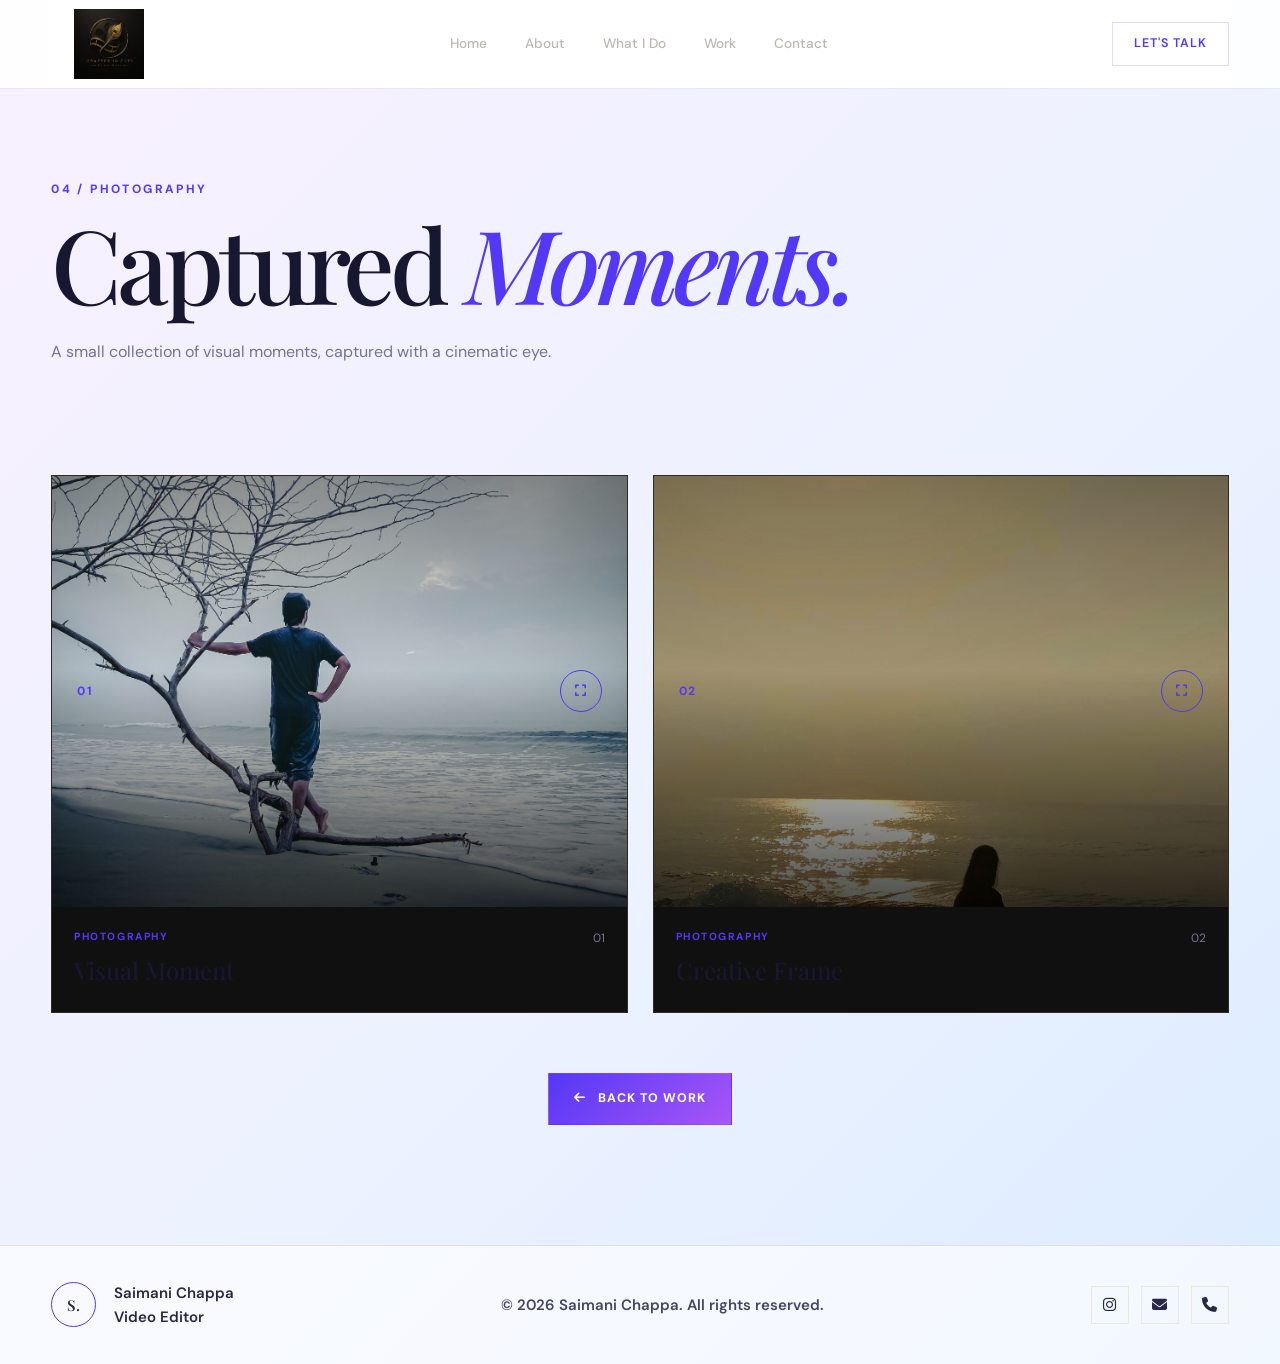
<file: photos.html>
<!DOCTYPE html>
<html lang="en">

<head>
    <meta charset="UTF-8">
    <meta name="viewport" content="width=device-width, initial-scale=1.0">

    <meta name="description" content="Saimani Chappa — Photography Portfolio">

    <title>Photography | Saimani Chappa</title>

    <!-- Google Fonts -->
    <link rel="preconnect" href="https://fonts.googleapis.com">
    <link rel="preconnect" href="https://fonts.gstatic.com" crossorigin>

    <link
        href="https://fonts.googleapis.com/css2?family=DM+Sans:wght@400;500;600;700&family=Playfair+Display:ital,wght@0,400;0,500;0,600;1,500&display=swap"
        rel="stylesheet">

    <!-- Font Awesome -->
    <link
        rel="stylesheet"
        href="https://cdnjs.cloudflare.com/ajax/libs/font-awesome/6.5.2/css/all.min.css">

    <!-- Main CSS -->
    <link rel="stylesheet" href="style.css">
</head>

<body>

    <!-- HEADER -->
    <header class="header">

        <nav class="navbar">

            <!-- LOGO -->
            <a href="index.html" class="logo">
                <img src="images/my logo.jpeg" alt="Saimani Chappa Logo">
            </a>

            <!-- NAVIGATION -->
            <div class="nav-links">

                <a href="index.html#home" class="nav-link">
                    Home
                </a>

                <a href="index.html#about" class="nav-link">
                    About
                </a>

                <a href="index.html#what-i-do" class="nav-link">
                    What I Do
                </a>

                <a href="index.html#work" class="nav-link active">
                    Work
                </a>

                <a href="index.html#contact" class="nav-link">
                    Contact
                </a>

            </div>

            <!-- HEADER BUTTON -->
            <a href="index.html#contact" class="nav-cta">
                Let's Talk
            </a>

            <!-- MOBILE MENU -->
            <button class="menu-toggle" aria-label="Open menu">
                <i class="fa-solid fa-bars"></i>
            </button>

        </nav>

    </header>


    <!-- MAIN -->
    <main>

        <!-- PHOTOGRAPHY HERO -->
        <section class="section photos-hero">

            <div class="container">

                <p class="section-number">
                    04 / PHOTOGRAPHY
                </p>

                <h1 class="page-title">
                    Captured
                    <span>Moments.</span>
                </h1>

                <p class="page-description">
                    A small collection of visual moments,
                    captured with a cinematic eye.
                </p>

            </div>

        </section>


        <!-- PHOTO GALLERY -->
        <section class="section photo-gallery">

            <div class="container">

                <div class="photos-grid">

                    <!-- PHOTO 01 -->
                    <article class="photo-card">

                        <div class="photo-image">

                            <img
                                src="./images/photo1.jpg"
                                alt="Photography project 01">

                            <div class="photo-overlay">

                                <span>01</span>

                                <i class="fa-solid fa-expand"></i>

                            </div>

                        </div>

                        <div class="photo-info">

                            <div>

                                <p>
                                    PHOTOGRAPHY
                                </p>

                                <h2>
                                    Visual Moment
                                </h2>

                            </div>

                            <span>
                                01
                            </span>

                        </div>

                    </article>


                    <!-- PHOTO 02 -->
                    <article class="photo-card">

                        <div class="photo-image">

                            <img
                                src="./images/photo2.jpg"
                                alt="Photography project 02">

                            <div class="photo-overlay">

                                <span>02</span>

                                <i class="fa-solid fa-expand"></i>

                            </div>

                        </div>

                        <div class="photo-info">

                            <div>

                                <p>
                                    PHOTOGRAPHY
                                </p>

                                <h2>
                                    Creative Frame
                                </h2>

                            </div>

                            <span>
                                02
                            </span>

                        </div>

                    </article>

                </div>


                <!-- BACK BUTTON -->
                <div class="photo-back">

                    <a href="index.html#work" class="btn btn-outline">

                        <i class="fa-solid fa-arrow-left"></i>

                        Back to Work

                    </a>

                </div>

            </div>

        </section>

    </main>


    <!-- FOOTER -->
    <footer class="footer">

        <div class="container footer-content">

            <div class="footer-brand">

                <a href="index.html" class="footer-logo">
                    S<span>.</span>
                </a>

                <p>
                    Saimani Chappa
                    <br>
                    Video Editor
                </p>

            </div>


            <p class="copyright">
                © 2026 Saimani Chappa.
                All rights reserved.
            </p>


            <div class="social-links">

                <!-- INSTAGRAM -->
                <a
                    href="https://www.instagram.com/saimani.yadav?igsi=MTJsOWl6YjN5d2luMA=="
                    target="_blank"
                    rel="noopener noreferrer"
                    aria-label="Instagram">

                    <i class="fa-brands fa-instagram"></i>

                </a>


                <!-- EMAIL -->
                <a
                    href="mailto:craftedincuts@gmail.com"
                    aria-label="Email">

                    <i class="fa-solid fa-envelope"></i>

                </a>


                <!-- PHONE -->
                <a
                    href="tel:+916301917979"
                    aria-label="Phone">

                    <i class="fa-solid fa-phone"></i>

                </a>

            </div>

        </div>

    </footer>


    <!-- JAVASCRIPT -->
    <script src="script.js"></script>

</body>

</html>
</file>
<file: style.css>
* {
    margin: 0;
    padding: 0;
    box-sizing: border-box;
}

html {
    scroll-behavior: smooth;
}


body {
    background: linear-gradient(135deg, #f6edff, #eaf2ff, #dcecff);
    color: #17172f;
    font-family: "DM Sans", sans-serif;
    line-height: 1.6;
    overflow-x: hidden;
}

a {
    color: inherit;
    text-decoration: none;
}

img,
video {

    max-width: 100%;
    display: block;
}

button {
    font: inherit;
}


/* =========================================================
   VARIABLES
========================================================= */

:root {
    --black: #f6edff;
    --black-soft: #edf0ff;
    --black-card: #ffffff;

    --gold: #5338f5;
    --gold-light: #a855f7;
    --gold-dark: #3923c9;

    --white: #17172f;
    --text: #393956;
    --muted: #74748f;

    --border: rgba(83, 56, 245, 0.18);

    --max-width: 1240px;

    --transition: 0.35s ease;
}



/* =========================================================
   COMMON
========================================================= */

.container {
    width: min(92%, var(--max-width));
    margin: 0 auto;
}

.section {
    position: relative;
    padding: 120px 0;
}

.section-number {
    margin-bottom: 18px;
    color: var(--gold);
    font-size: 0.75rem;
    font-weight: 700;
    letter-spacing: 0.2em;
    text-transform: uppercase;
}

.section-heading {
    margin-bottom: 65px;
}

.section-heading h2 {
    max-width: 800px;
    font-family: "Playfair Display", serif;
    font-size: clamp(3rem, 6vw, 6rem);
    font-weight: 500;
    line-height: 0.98;
    letter-spacing: -0.04em;
}

.section-heading h2 span,
.hero h1 span,
.contact-box h2 span {
    color: var(--gold);
    font-style: italic;
}


/* =========================================================
   HEADER
========================================================= */

.header {
    position: fixed;
    top: 0;
    left: 0;
    width: 100%;
    z-index: 1000;

    background: rgba(8, 8, 8, 0.82);
    border-bottom: 1px solid rgba(255, 255, 255, 0.05);

    backdrop-filter: blur(18px);
    -webkit-backdrop-filter: blur(18px);
}

.navbar {
    width: min(92%, var(--max-width));
    height: 88px;
    margin: auto;

    display: flex;
    align-items: center;
    justify-content: space-between;
}


/* =========================================================
   LOGO
========================================================= */

.logo {
    width: 115px;
    display: flex;
    align-items: center;
}

.logo img {
    width: 115px;
    height: 70px;
    object-fit: contain;
}


/* =========================================================
   NAVIGATION
========================================================= */

.nav-links {
    display: flex;
    align-items: center;
    gap: 38px;
}

.nav-link {
    position: relative;

    color: #bdb8ae;
    font-size: 0.85rem;
    font-weight: 500;

    transition: color var(--transition);
}

.nav-link::after {
    content: "";

    position: absolute;
    left: 0;
    bottom: -8px;

    width: 0;
    height: 1px;

    background: var(--gold);

    transition: width var(--transition);
}

.nav-link:hover,
.nav-link.active {
    color: var(--white);
}

.nav-link:hover::after,
.nav-link.active::after {
    width: 100%;
}


/* =========================================================
   NAV CTA
========================================================= */

.nav-cta {
    position: relative;

    padding: 11px 21px;

    border: 1px solid var(--border);

    color: var(--gold);
    font-size: 0.78rem;
    font-weight: 600;

    letter-spacing: 0.08em;
    text-transform: uppercase;

    overflow: hidden;

    transition: color var(--transition),
                border-color var(--transition);
}

.nav-cta::before {
    content: "";

    position: absolute;
    top: 0;
    left: -120%;

    width: 100%;
    height: 100%;

    background: linear-gradient(
        90deg,
        transparent,
        rgba(227, 196, 123, 0.3),
        transparent
    );

    transition: left 0.6s ease;
}

.nav-cta:hover {
    color: var(--black);
    background: var(--gold);
    border-color: var(--gold);
}

.nav-cta:hover::before {
    left: 120%;
}


/* =========================================================
   MOBILE MENU
========================================================= */

.menu-toggle {
    display: none;

    border: none;
    background: transparent;

    color: var(--gold);

    font-size: 1.4rem;
    cursor: pointer;
}


/* =========================================================
   HERO
========================================================= */

.hero {
    min-height: 100vh;

    display: flex;
    align-items: center;

    padding-top: 150px;

    overflow: hidden;
}

.hero-glow {
    position: absolute;

    width: 550px;
    height: 550px;

    top: 10%;
    right: -220px;

    background: radial-gradient(
        circle,
        rgba(201, 164, 92, 0.13),
        transparent 65%
    );

    pointer-events: none;
}

.hero-container {
    display: grid;

    grid-template-columns: 1.1fr 0.9fr;

    gap: 80px;

    align-items: center;
}

.hero-content {
    position: relative;
    z-index: 2;
}

.hero h1 {
    max-width: 850px;

    font-family: "Playfair Display", serif;

    font-size: clamp(4rem, 8vw, 8.5rem);

    font-weight: 500;

    line-height: 0.9;

    letter-spacing: -0.055em;
}

.hero-description {
    max-width: 530px;

    margin-top: 35px;

    color: var(--muted);

    font-size: 1rem;
}


/* =========================================================
   BUTTONS
========================================================= */

.hero-buttons,
.work-actions,
.contact-actions {
    display: flex;
    flex-wrap: wrap;
    gap: 15px;

    margin-top: 38px;
}

.btn {
    position: relative;

    min-width: 160px;

    padding: 15px 25px;

    display: inline-flex;
    align-items: center;
    justify-content: center;
    gap: 12px;

    border: 1px solid var(--gold);

    font-size: 0.78rem;
    font-weight: 700;

    letter-spacing: 0.08em;
    text-transform: uppercase;

    overflow: hidden;

    transition: 0.35s ease;
}

.btn::before,
.contact-button::before {
    content: "";

    position: absolute;

    top: 0;
    left: -130%;

    width: 80%;
    height: 100%;

    background: linear-gradient(
        90deg,
        transparent,
        rgba(255, 255, 255, 0.28),
        transparent
    );

    transform: skewX(-20deg);

    transition: left 0.65s ease;
}

.btn:hover::before,
.contact-button:hover::before {
    left: 150%;
}

.btn-gold {
    background: var(--gold);
    color: var(--black);
}

.btn-gold:hover {
    background: var(--gold-light);
    box-shadow: 0 0 35px rgba(201, 164, 92, 0.22);
    transform: translateY(-2px);
}

.btn-outline {
    background: transparent;
    color: var(--gold);
}

.btn-outline:hover {
    background: var(--gold);
    color: var(--black);
    box-shadow: 0 0 35px rgba(201, 164, 92, 0.2);
    transform: translateY(-2px);
}


/* =========================================================
   HERO META
========================================================= */

.hero-meta {
    display: flex;
    flex-wrap: wrap;
    gap: 25px;

    margin-top: 42px;

    color: var(--muted);

    font-size: 0.75rem;
}

.hero-meta span {
    display: flex;
    align-items: center;
    gap: 8px;
}

.hero-meta i {
    color: var(--gold);
    font-size: 0.45rem;
}


/* =========================================================
   HERO VISUAL
========================================================= */

.hero-visual {
    position: relative;

    min-height: 500px;

    display: flex;
    align-items: center;
    justify-content: center;
}

.hero-frame {
    width: min(100%, 440px);
    aspect-ratio: 4 / 5;

    display: flex;
    flex-direction: column;
    align-items: center;
    justify-content: center;

    border: 1px solid var(--border);

    background:
        linear-gradient(
            145deg,
            rgba(201, 164, 92, 0.08),
            transparent 45%
        ),
        #0d0d0d;

    box-shadow:
        inset 0 0 70px rgba(201, 164, 92, 0.03),
        0 30px 80px rgba(0, 0, 0, 0.5);

    transform: rotate(2deg);
}

.hero-frame::before,
.hero-frame::after {
    content: "";

    position: absolute;

    border: 1px solid rgba(201, 164, 92, 0.13);
}

.hero-frame::before {
    inset: 18px;
}

.hero-frame::after {
    inset: 35px;
}

.hero-symbol {
    width: 90px;
    height: 90px;

    display: flex;
    align-items: center;
    justify-content: center;

    border: 1px solid var(--gold);
    border-radius: 50%;

    color: var(--gold);

    font-size: 1.4rem;

    z-index: 2;

    box-shadow:
        0 0 35px rgba(201, 164, 92, 0.12);
}

.hero-frame p {
    margin-top: 30px;

    color: var(--gold);

    font-size: 0.8rem;
    font-weight: 700;

    letter-spacing: 0.3em;

    z-index: 2;
}

.hero-frame span {
    margin-top: 8px;

    color: var(--muted);

    font-size: 0.6rem;

    letter-spacing: 0.25em;

    z-index: 2;
}

.hero-side-text {
    position: absolute;

    right: -20px;
    bottom: 55px;

    color: rgba(201, 164, 92, 0.25);

    font-size: 0.65rem;
    font-weight: 700;

    line-height: 1.7;

    letter-spacing: 0.25em;

    writing-mode: vertical-rl;
}


/* =========================================================
   ABOUT
========================================================= */

.about {
    background: #0b0b0b;
}

.about-grid {
    display: grid;

    grid-template-columns: 0.8fr 1.2fr;

    gap: 100px;

    align-items: center;
}

.about-visual {
    position: relative;
}

.about-logo-card {
    min-height: 390px;

    display: flex;
    align-items: center;
    justify-content: center;

    padding: 45px;

    border: 1px solid var(--border);

    background: #101010;
}

.about-logo-card img {
    width: 100%;
    max-width: 360px;
    height: auto;

    object-fit: contain;
}

.about-caption {
    margin-top: 18px;

    color: var(--gold);

    font-size: 0.65rem;
    font-weight: 700;

    letter-spacing: 0.2em;
}

.about-caption span {
    margin: 0 8px;

    color: var(--muted);
}

.about-content {
    max-width: 650px;
}

.about-lead {
    margin-bottom: 25px;

    color: var(--white);

    font-family: "Playfair Display", serif;

    font-size: 1.65rem;

    line-height: 1.4;
}

.about-content > p:not(.about-lead) {
    color: var(--muted);
}

.about-details {
    display: grid;

    grid-template-columns: 1fr 1fr;

    margin-top: 45px;

    border-top: 1px solid var(--border);
}

.detail-item {
    padding: 20px 10px;

    display: flex;
    align-items: center;
    gap: 18px;

    border-bottom: 1px solid var(--border);
}

.detail-item span {
    color: var(--gold);

    font-size: 0.7rem;
}

.detail-item strong {
    font-size: 0.85rem;
    font-weight: 500;
}


/* =========================================================
   SERVICES
========================================================= */

.services-grid {
    display: grid;

    grid-template-columns: repeat(3, 1fr);

    gap: 18px;
}

.service-card {
    position: relative;

    min-height: 280px;

    padding: 32px;

    border: 1px solid rgba(255, 255, 255, 0.07);

    background: var(--black-card);

    overflow: hidden;

    transition:
        border-color var(--transition),
        transform var(--transition),
        background var(--transition);
}

.service-card::after {
    content: "";

    position: absolute;

    left: 0;
    bottom: 0;

    width: 0;
    height: 2px;

    background: var(--gold);

    box-shadow: 0 0 18px var(--gold);

    transition: width 0.5s ease;
}

.service-card:hover {
    border-color: var(--border);
    background: #171717;
    transform: translateY(-6px);
}

.service-card:hover::after {
    width: 100%;
}

.service-top {
    display: flex;
    align-items: center;
    justify-content: space-between;

    color: var(--gold);
}

.service-top span {
    font-size: 0.7rem;
    letter-spacing: 0.15em;
}

.service-top i {
    font-size: 1.2rem;
}

.service-card h3 {
    margin-top: 55px;

    font-family: "Playfair Display", serif;

    font-size: 1.65rem;
    font-weight: 500;
}

.service-card p {
    margin-top: 14px;

    color: var(--muted);

    font-size: 0.85rem;
}


/* =========================================================
   WORK
========================================================= */

.work {
    background: #0b0b0b;
}

.work-heading {
    display: flex;
    align-items: flex-end;
    justify-content: space-between;
    gap: 50px;
}

.work-heading > p {
    max-width: 340px;

    color: var(--muted);

    font-size: 0.9rem;
}

.work-grid {
    display: grid;

    grid-template-columns: 1fr 1fr;

    gap: 55px 22px;
}

.work-card {
    min-width: 0;
}

.work-media {
    position: relative;

    aspect-ratio: 16 / 10;

    overflow: hidden;

    border: 1px solid rgba(255, 255, 255, 0.08);

    background: #111;
}

.work-media img,
.work-media video {
    width: 100%;
    height: 100%;

    object-fit: cover;

    transition: transform 0.7s ease;
}

.work-card:hover .work-media img {
    transform: scale(1.05);
}

.work-number {
    position: absolute;

    top: 18px;
    right: 18px;

    width: 38px;
    height: 38px;

    display: flex;
    align-items: center;
    justify-content: center;

    background: rgba(8, 8, 8, 0.8);

    border: 1px solid var(--border);

    color: var(--gold);

    font-size: 0.7rem;
}

.work-info {
    padding-top: 20px;

    display: flex;
    align-items: flex-start;
    justify-content: space-between;
}

.work-info p {
    color: var(--gold);

    font-size: 0.65rem;
    font-weight: 700;

    letter-spacing: 0.15em;
}

.work-info h3 {
    margin-top: 5px;

    font-family: "Playfair Display", serif;

    font-size: 1.5rem;
    font-weight: 500;
}

.work-info > i {
    margin-top: 7px;

    color: var(--gold);

    font-size: 0.9rem;
}


/* =========================================================
   WORK ACTIONS
========================================================= */

.work-actions {
    justify-content: center;

    margin-top: 70px;
}


/* =========================================================
   CONTACT
========================================================= */

.contact {
    padding-bottom: 140px;
}

.contact-box {
    position: relative;

    padding: 90px 50px;

    text-align: center;

    border: 1px solid var(--border);

    background:
        radial-gradient(
            circle at center,
            rgba(201, 164, 92, 0.08),
            transparent 55%
        ),
        #0d0d0d;

    overflow: hidden;
}

.contact-box::before {
    content: "";

    position: absolute;

    top: 0;
    left: 50%;

    width: 1px;
    height: 100%;

    background: linear-gradient(
        transparent,
        rgba(201, 164, 92, 0.2),
        transparent
    );
}

.contact-box h2 {
    position: relative;

    font-family: "Playfair Display", serif;

    font-size: clamp(3rem, 7vw, 6.5rem);

    font-weight: 500;

    line-height: 0.95;
}

.contact-box > p:not(.section-number) {
    position: relative;

    max-width: 520px;

    margin: 25px auto 0;

    color: var(--muted);
}

.contact-actions {
    position: relative;

    justify-content: center;
}

.contact-button {
    position: relative;

    min-width: 180px;

    padding: 16px 25px;

    display: inline-flex;
    align-items: center;
    justify-content: center;
    gap: 12px;

    border: 1px solid var(--border);

    background: #111;

    color: var(--gold);

    font-size: 0.78rem;
    font-weight: 700;

    letter-spacing: 0.08em;
    text-transform: uppercase;

    overflow: hidden;

    transition:
        background var(--transition),
        color var(--transition),
        border-color var(--transition),
        box-shadow var(--transition);
}

.contact-button:hover {
    background: var(--gold);
    border-color: var(--gold);
    color: var(--black);

    box-shadow:
        0 0 35px rgba(201, 164, 92, 0.2);
}

.contact-details {
    position: relative;

    max-width: 650px;

    margin: 60px auto 0;

    padding-top: 25px;

    display: grid;

    grid-template-columns: 1fr 1fr;

    border-top: 1px solid var(--border);
}

.contact-details div {
    display: flex;
    flex-direction: column;
    gap: 6px;
}

.contact-details span {
    color: var(--gold);

    font-size: 0.6rem;
    font-weight: 700;

    letter-spacing: 0.2em;
}

.contact-details a {
    color: var(--text);

    font-size: 0.9rem;

    transition: color var(--transition);
}

.contact-details a:hover {
    color: var(--gold);
}


/* =========================================================
   FOOTER
========================================================= */

.footer {
    padding: 35px 0;

    border-top: 1px solid rgba(255, 255, 255, 0.06);

    background: #060606;
}

.footer-content {
    display: flex;

    align-items: center;
    justify-content: space-between;

    gap: 30px;
}

.footer-brand {
    display: flex;
    align-items: center;
    gap: 18px;
}

.footer-logo {
    width: 45px;
    height: 45px;

    display: flex;
    align-items: center;
    justify-content: center;

    border: 1px solid var(--gold);
    border-radius: 50%;

    color: var(--gold);

    font-family: "Playfair Display", serif;

    font-size: 1.2rem;
}

.footer-logo span {
    color: var(--gold-light);
}

.footer-brand p,
.copyright {
    color: var(--muted);

    font-size: 0.7rem;
}

.social-links {
    display: flex;
    align-items: center;
    gap: 12px;
}

.social-links a {
    width: 38px;
    height: 38px;

    display: flex;
    align-items: center;
    justify-content: center;

    border: 1px solid rgba(201, 164, 92, 0.2);

    color: var(--muted);

    transition:
        color var(--transition),
        border-color var(--transition),
        background var(--transition),
        box-shadow var(--transition);
}

.social-links a:hover {
    color: var(--gold);
    border-color: var(--gold);

    background: rgba(201, 164, 92, 0.06);

    box-shadow:
        0 0 20px rgba(201, 164, 92, 0.15);
}


/* =========================================================
   RESPONSIVE — TABLET
========================================================= */

@media (max-width: 950px) {

    .nav-links {
        gap: 20px;
    }

    .nav-cta {
        display: none;
    }

    .hero-container {
        grid-template-columns: 1fr;

        gap: 70px;
    }

    .hero-visual {
        min-height: 420px;
    }

    .about-grid {
        grid-template-columns: 1fr;

        gap: 60px;
    }

    .about-logo-card {
        min-height: 320px;
    }

    .services-grid {
        grid-template-columns: 1fr 1fr;
    }

}


/* =========================================================
   RESPONSIVE — MOBILE
========================================================= */

@media (max-width: 700px) {

    .section {
        padding: 85px 0;
    }


    /* HEADER */

    .navbar {
        height: 75px;
    }

    .logo {
        width: 95px;
    }

    .logo img {
        width: 95px;
        height: 58px;
    }

    .nav-links {
        position: fixed;

        top: 75px;
        left: 0;

        width: 100%;

        padding: 30px;

        flex-direction: column;
        align-items: flex-start;

        gap: 24px;

        background: rgba(8, 8, 8, 0.98);

        border-bottom: 1px solid var(--border);

        transform: translateY(-130%);

        transition: transform 0.4s ease;
    }

    .nav-links.open {
        transform: translateY(0);
    }

    .menu-toggle {
        display: block;
    }


    /* HERO */

    .hero {
        padding-top: 120px;
    }

    .hero h1 {
        font-size: clamp(3.4rem, 17vw, 5.5rem);
    }

    .hero-description {
        font-size: 0.9rem;
    }

    .hero-buttons {
        flex-direction: column;
        align-items: stretch;
    }

    .btn {
        width: 100%;
    }

    .hero-meta {
        flex-direction: column;
        gap: 12px;
    }

    .hero-visual {
        min-height: 360px;
    }

    .hero-frame {
        width: 85%;
    }

    .hero-side-text {
        right: 0;
    }


    /* SECTION HEADINGS */

    .section-heading {
        margin-bottom: 45px;
    }

    .section-heading h2 {
        font-size: clamp(2.8rem, 14vw, 4.5rem);
    }


    /* ABOUT */

    .about-grid {
        gap: 40px;
    }

    .about-logo-card {
        min-height: 260px;
        padding: 25px;
    }

    .about-lead {
        font-size: 1.35rem;
    }

    .about-details {
        grid-template-columns: 1fr;
    }


    /* SERVICES */

    .services-grid {
        grid-template-columns: 1fr;
    }

    .service-card {
        min-height: 240px;
    }


    /* WORK */

    .work-heading {
        flex-direction: column;
        align-items: flex-start;
    }

    .work-grid {
        grid-template-columns: 1fr;
    }

    .work-actions {
        flex-direction: column;
    }

    .work-actions .btn {
        width: 100%;
    }


    /* CONTACT */

    .contact-box {
        padding: 65px 20px;
    }

    .contact-box h2 {
        font-size: clamp(2.8rem, 14vw, 4.5rem);
    }

    .contact-actions {
        flex-direction: column;
    }

    .contact-button {
        width: 100%;
    }

    .contact-details {
        grid-template-columns: 1fr;

        gap: 25px;
    }


    /* FOOTER */

    .footer-content {
        flex-direction: column;

        text-align: center;
    }

    .footer-brand {
        flex-direction: column;

        gap: 10px;
    }

}


/* =========================================================
   SMALL MOBILE
========================================================= */

@media (max-width: 420px) {

    .container {
        width: 90%;
    }

    .hero h1 {
        font-size: 3.2rem;
    }

    .hero-frame {
        width: 90%;
    }

    .section-heading h2 {
        font-size: 2.8rem;
    }

}

/* =========================================================
   PHOTOS & VIDEOS PAGES
========================================================= */

.photos-hero,
.videos-hero {
    padding-top: 180px;
    padding-bottom: 70px;
}

.page-title {
    max-width: 850px;

    font-family: "Playfair Display", serif;
    font-size: clamp(4rem, 8vw, 8rem);
    font-weight: 500;
    line-height: 0.9;

    letter-spacing: -0.05em;
}

.page-title span {
    color: var(--gold);
    font-style: italic;
}

.page-description {
    max-width: 600px;

    margin-top: 30px;

    color: var(--muted);
    font-size: 1rem;
}


/* =========================================================
   PHOTOS
========================================================= */

.photo-gallery {
    padding-top: 40px;
}

.photos-grid {
    display: grid;
    grid-template-columns: 1fr 1fr;
    gap: 25px;
}

.photo-card {
    position: relative;
    background: #101010;
    border: 1px solid rgba(201, 164, 92, 0.18);

    overflow: hidden;

    transition:
        transform 0.4s ease,
        border-color 0.4s ease;
}

.photo-card:hover {
    transform: translateY(-7px);
    border-color: var(--gold);
}

.photo-image {
    position: relative;

    width: 100%;
    aspect-ratio: 4 / 3;

    overflow: hidden;
}

.photo-image img {
    width: 100%;
    height: 100%;

    object-fit: cover;

    transition: transform 0.7s ease;
}

.photo-card:hover .photo-image img {
    transform: scale(1.05);
}

.photo-overlay {
    position: absolute;

    inset: 0;

    display: flex;
    align-items: center;
    justify-content: space-between;

    padding: 25px;

    background: linear-gradient(
        to bottom,
        rgba(0,0,0,0.35),
        transparent 45%,
        rgba(0,0,0,0.7)
    );

    color: var(--gold);
}

.photo-overlay span {
    font-size: 0.75rem;
    font-weight: 700;
    letter-spacing: 0.15em;
}

.photo-overlay i {
    width: 42px;
    height: 42px;

    display: flex;
    align-items: center;
    justify-content: center;

    border: 1px solid var(--gold);
    border-radius: 50%;

    font-size: 0.8rem;
}

.photo-info {
    padding: 22px;

    display: flex;
    justify-content: space-between;
    gap: 20px;
}

.photo-info p {
    color: var(--gold);

    font-size: 0.65rem;
    font-weight: 700;

    letter-spacing: 0.15em;
}

.photo-info h2 {
    margin-top: 6px;

    font-family: "Playfair Display", serif;
    font-size: 1.5rem;
    font-weight: 500;
}

.photo-info > span {
    color: var(--muted);
    font-size: 0.75rem;
}

.photo-back,
.video-back {
    display: flex;
    justify-content: center;

    margin-top: 60px;
}


/* =========================================================
   VIDEOS
========================================================= */

.video-gallery {
    padding-top: 40px;
}

.videos-grid {
    display: grid;
    grid-template-columns: 1fr 1fr;
    gap: 30px;
}

.video-project {
    min-width: 0;
}

.video-container {
    position: relative;

    width: 100%;
    aspect-ratio: 16 / 9;

    overflow: hidden;

    background: #050505;

    border: 1px solid rgba(201, 164, 92, 0.2);

    box-shadow:
        0 25px 60px rgba(0, 0, 0, 0.4);

    transition:
        border-color 0.4s ease,
        transform 0.4s ease;
}

.video-project:hover .video-container {
    border-color: var(--gold);
    transform: translateY(-5px);
}

.video-container video {
    width: 100%;
    height: 100%;

    object-fit: cover;

    display: block;
}

.video-number {
    position: absolute;

    top: 15px;
    left: 15px;

    width: 40px;
    height: 40px;

    display: flex;
    align-items: center;
    justify-content: center;

    background: rgba(8, 8, 8, 0.85);

    border: 1px solid var(--gold);

    color: var(--gold);

    font-size: 0.7rem;
    font-weight: 700;

    z-index: 2;
}

.video-icon {
    position: absolute;

    top: 50%;
    left: 50%;

    width: 62px;
    height: 62px;

    display: flex;
    align-items: center;
    justify-content: center;

    transform: translate(-50%, -50%);

    border: 1px solid var(--gold);
    border-radius: 50%;

    color: var(--gold);

    background: rgba(0, 0, 0, 0.35);

    pointer-events: none;

    opacity: 0;

    transition: opacity 0.35s ease;
}

.video-project:hover .video-icon {
    opacity: 1;
}

.video-info {
    padding: 22px 5px;

    display: flex;
    justify-content: space-between;
    gap: 25px;
}

.project-type {
    color: var(--gold);

    font-size: 0.65rem;
    font-weight: 700;

    letter-spacing: 0.16em;
}

.video-info h2 {
    margin-top: 6px;

    font-family: "Playfair Display", serif;

    font-size: 1.6rem;
    font-weight: 500;
}

.project-description {
    max-width: 500px;

    margin-top: 10px;

    color: var(--muted);

    font-size: 0.82rem;
}

.project-number {
    color: var(--muted);

    font-size: 0.75rem;
}


/* =========================================================
   MOBILE — PHOTOS & VIDEOS
========================================================= */

@media (max-width: 700px) {

    .photos-hero,
    .videos-hero {
        padding-top: 130px;
        padding-bottom: 45px;
    }

    .page-title {
        font-size: clamp(3.5rem, 16vw, 5rem);
    }

    .page-description {
        font-size: 0.9rem;
    }

    .photos-grid,
    .videos-grid {
        grid-template-columns: 1fr;
        gap: 35px;
    }

    .photo-info,
    .video-info {
        padding: 18px 3px;
    }

    .photo-info h2,
    .video-info h2 {
        font-size: 1.35rem;
    }

    .video-icon {
        opacity: 1;
        width: 52px;
        height: 52px;
    }

}


/* SOFTWARE I USE */

.software {
    background: #080808;
}

.software-grid {
    display: grid;
    grid-template-columns: repeat(4, minmax(0, 1fr));
    gap: 24px;
    margin-top: 45px;
}

.software-card {
    text-align: center;
    padding: 30px 12px;
    background: #101010;
    border: 1px solid rgba(201, 164, 75, 0.25);
    border-radius: 12px;
    transition: 0.3s ease;
}

.software-card:hover {
    transform: translateY(-6px);
    border-color: #c9a44b;
}

.software-logo {
    width: 85px;
    height: 85px;
    margin: 0 auto 20px;
    display: flex;
    align-items: center;
    justify-content: center;
    border-radius: 16px;
    font-size: 35px;
    font-weight: 700;
}

.premiere {
    background: #26145e;
    color: #d5baff;
}

.aftereffects {
    background: #17145b;
    color: #c4c5ff;
}

.capcut {
    background: #f5f5f5;
    color: #111;
}

.photopea {
    background: #102522;
    color: #14c8b3;
}

.software-card h3 {
    color: #f5f1e8;
    font-size: 17px;
    margin-bottom: 8px;
}

.software-card p {
    color: #aaa;
    font-size: 14px;
}

@media (max-width: 700px) {
    .software-grid {
        grid-template-columns: repeat(2, minmax(0, 1fr));
        gap: 14px;
    }
}

/* ===== COMPLETE LIGHT PURPLE + BLUE THEME ===== */

html {
    background: #f6edff;
}

body {
    background: linear-gradient(135deg, #f8f0ff 0%, #edf2ff 55%, #dcecff 100%) !important;
    color: #17172f !important;
}

/* All main sections */
section,
.section,
main {
    background-color: transparent;
    color: #17172f;
}

/* Header and navigation */
header,
nav,
.navbar,
.site-header {
    background: rgba(255, 255, 255, 0.88) !important;
    color: #17172f !important;
    border-color: rgba(83, 56, 245, 0.12) !important;
    backdrop-filter: blur(14px);
}

/* Headings and text */
h1, h2, h3, h4, h5, h6,
p, li, label {
    color: #17172f;
}

.section-number,
.section-heading h2 span,
.hero h1 span,
.contact-box h2 span {
    color: #5338f5 !important;
}

/* Cards and content boxes */
.card,
.service-card,
.work-card,
.software-card,
.contact-box,
.about-card,
.project-card {
    background: rgba(255, 255, 255, 0.78) !important;
    color: #17172f !important;
    border-color: rgba(83, 56, 245, 0.18) !important;
    box-shadow: 0 8px 28px rgba(83, 56, 245, 0.07);
}

/* Buttons */
button,
.btn,
.button,
.contact-button,
a.btn,
a.button {
    background: linear-gradient(135deg, #5338f5, #a855f7) !important;
    color: #ffffff !important;
    border-color: transparent !important;
    transition: all 0.3s ease;
}

/* Hover, touch and keyboard focus */
button:hover,
button:active,
button:focus-visible,
.btn:hover,
.btn:active,
.button:hover,
.button:active,
.contact-button:hover,
.contact-button:active,
a.btn:hover,
a.button:hover {
    background: linear-gradient(135deg, #4327e8, #9333ea) !important;
    color: #ffffff !important;
    border-color: transparent !important;
    transform: translateY(-2px);
}

/* Links */
a {
    transition: color 0.3s ease;
}

a:hover {
    color: #5338f5;
}

/* Form fields */
input,
textarea,
select {
    background: #ffffff !important;
    color: #17172f !important;
    border-color: rgba(83, 56, 245, 0.25) !important;
}

/* Footer */
footer {
    background: rgba(255, 255, 255, 0.65) !important;
    color: #393956 !important;
    border-color: rgba(83, 56, 245, 0.15) !important;
}

/* Mobile layout */
@media (max-width: 700px) {
    body {
        background: linear-gradient(160deg, #f8f0ff, #eaf2ff) !important;
    }
}

/* Make software cards text bigger and bolder */
.software-card h3 {
    font-size: 20px !important;
    font-weight: 700 !important;
    color: #17172f !important;
    margin-bottom: 10px;
}

.software-card p {
    font-size: 16px !important;
    font-weight: 500 !important;
    color: #454563 !important;
}

/* Footer text */
footer p,
footer span,
footer a {
    font-size: 15px !important;
    font-weight: 600 !important;
    color: #292947 !important;
}

footer {
    color: #292947 !important;
}

footer h3,
footer strong {
    font-size: 18px !important;
    font-weight: 700 !important;
    color: #17172f !important;
}

/* Copyright text */
footer .copyright {
    font-size: 15px !important;
    font-weight: 600 !important;
    color: #454563 !important;
}
</file>
